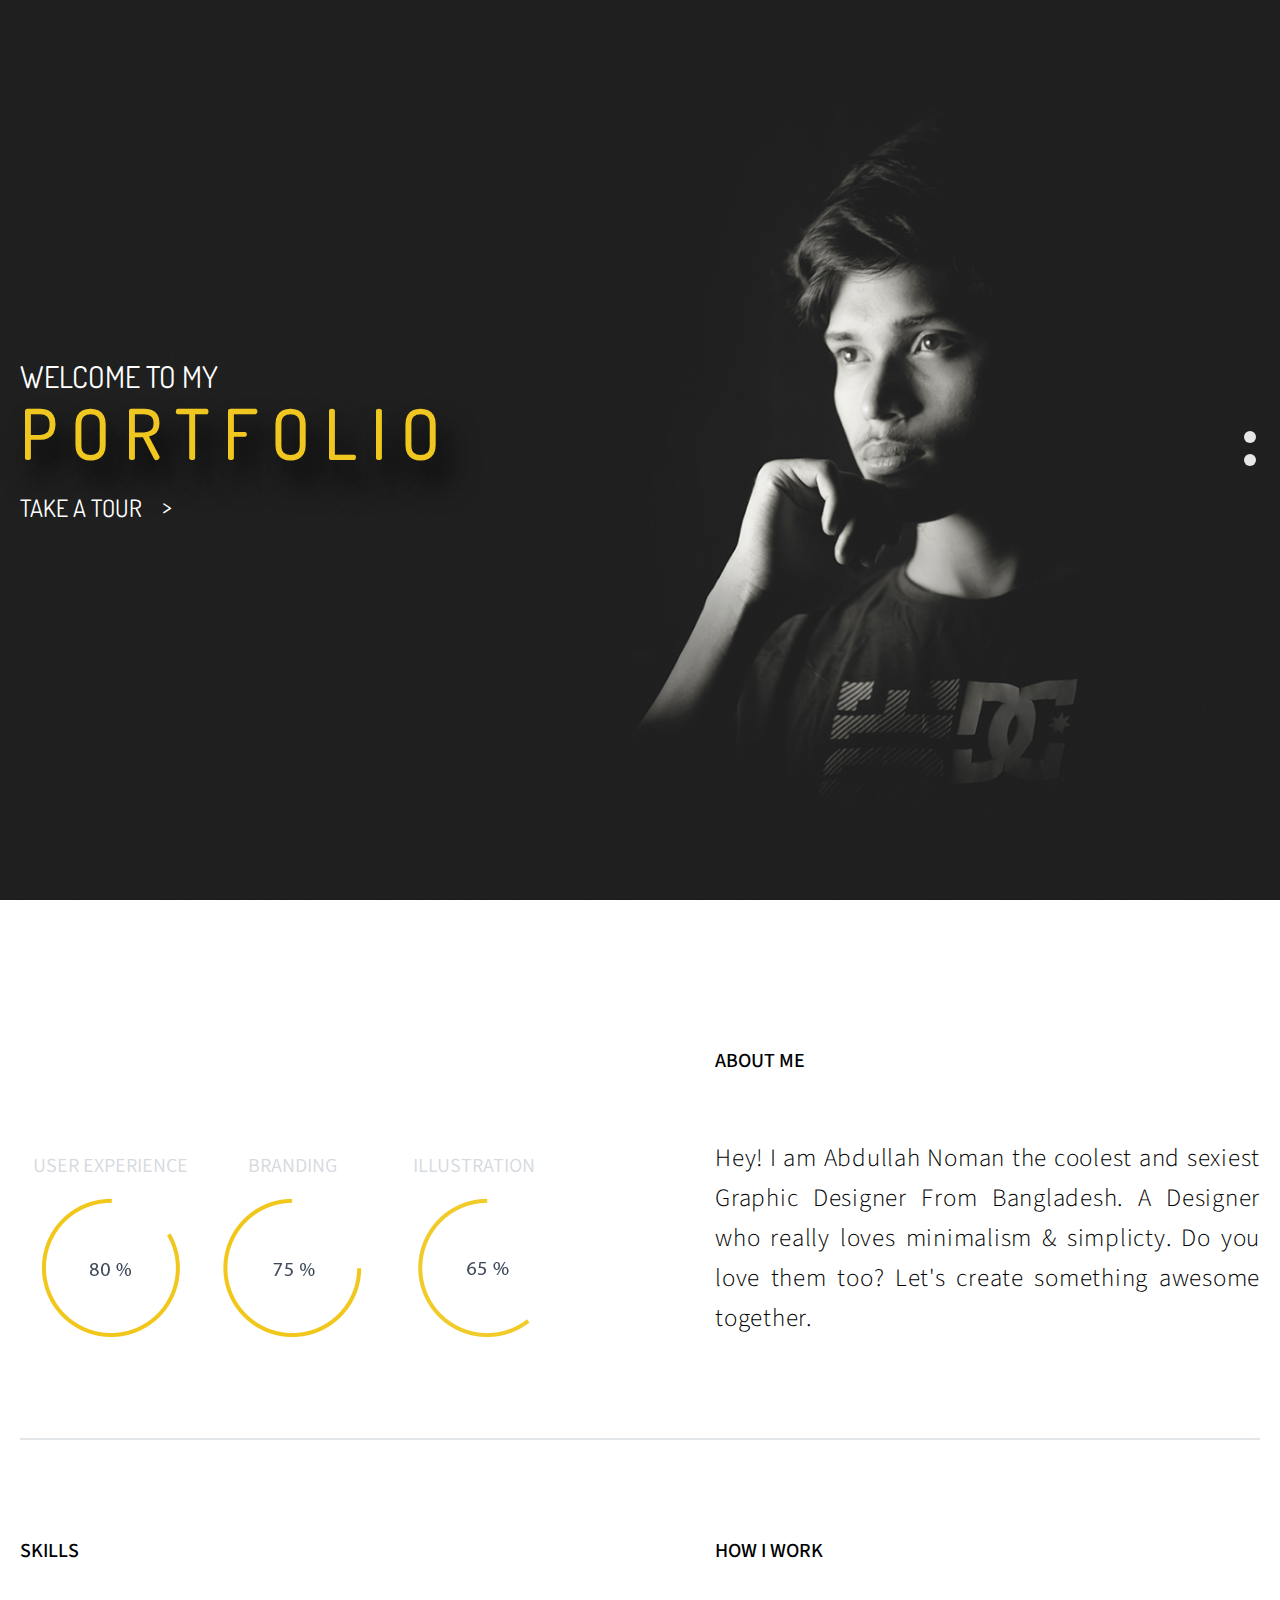
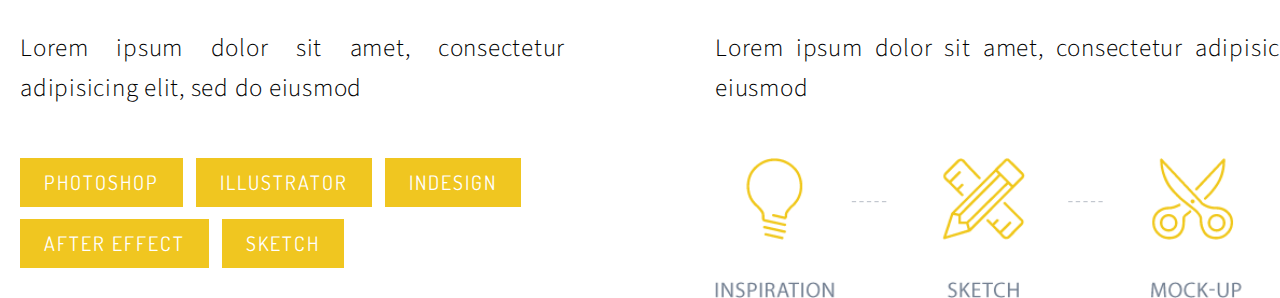
<file: dark-template/index.html>
<!doctype html>
<html lang="fr">
<head>
    <meta charset="UTF-8">
    <meta name="viewport"
          content="width=device-width, user-scalable=no, initial-scale=1.0, maximum-scale=1.0, minimum-scale=1.0">
    <meta http-equiv="X-UA-Compatible" content="ie=edge">
    <title>Dark Template</title>
    <link href="https://fonts.googleapis.com/css?family=Dosis:400,600,700,800|Source+Sans+Pro:300,400,600,700" rel="stylesheet">
    <link rel="stylesheet" href="styles/normalize.css">
    <link rel="stylesheet" href="styles/style.css">
</head>
<body>
<header id="intro" class="header land">
    <div class="container">
        <h1 class="header-title">Welcome to my <span>Portfolio</span></h1>
        <h2 class="header-subtitle"><a href="#aboutMe">Take a tour <span>></span></a></h2>
    </div>
    <nav class="nav">
        <ul class="menu">
            <li><a href="#intro"><span>Intro</span></a></li>
            <li><a href="#aboutMe"><span>About</span></a></li>
        </ul>
    </nav>
</header>
<section id="aboutMe" class="about land">
    <div class="container">
        <div class="skills grid align-items-bottom">
            <div class="col-50">
                <div class="grid">
                    <div class="col-33">
                        <h3>User Experience</h3>
                        <img src="images/ux.png" alt="80%">
                    </div>
                    <div class="col-33">
                        <h3>Branding</h3>
                        <img src="images/branding.png" alt="75%">
                    </div>
                    <div class="col-33">
                        <h3>Illustration</h3>
                        <img src="images/illustration.png" alt="65%">
                    </div>
                </div>
            </div>
            <div class="col-50 description">
                <h2>About me</h2>
                <p>Hey! I am Abdullah Noman the coolest and sexiest Graphic Designer From Bangladesh. A Designer who really loves minimalism & simplicty. Do you love them too? Let's create something awesome together. </p>
            </div>
        </div>
        <hr class="divider">
        <div class="skills grid">
            <div class="col-50 description">
                <h2>Skills</h2>
                <p>Lorem ipsum dolor sit amet, consectetur adipisicing elit, sed do eiusmod </p>
                <div class="buttons">
                    <div class="button">Photoshop</div>
                    <div class="button">Illustrator</div>
                    <div class="button">Indesign</div>
                    <div class="button">After Effect</div>
                    <div class="button">Sketch</div>
                </div>
            </div>
            <div class="col-50 how-i-work description">
                <h2>How I work</h2>
                <p>Lorem ipsum dolor sit amet, consectetur adipisicing elit, sed do eiusmod </p>
                <img src="images/how_i_work.png" alt="Inspiration - Sketch - Mock-up - Prototype">
            </div>
        </div>
    </div>
</section>
</body>
</html>
</file>
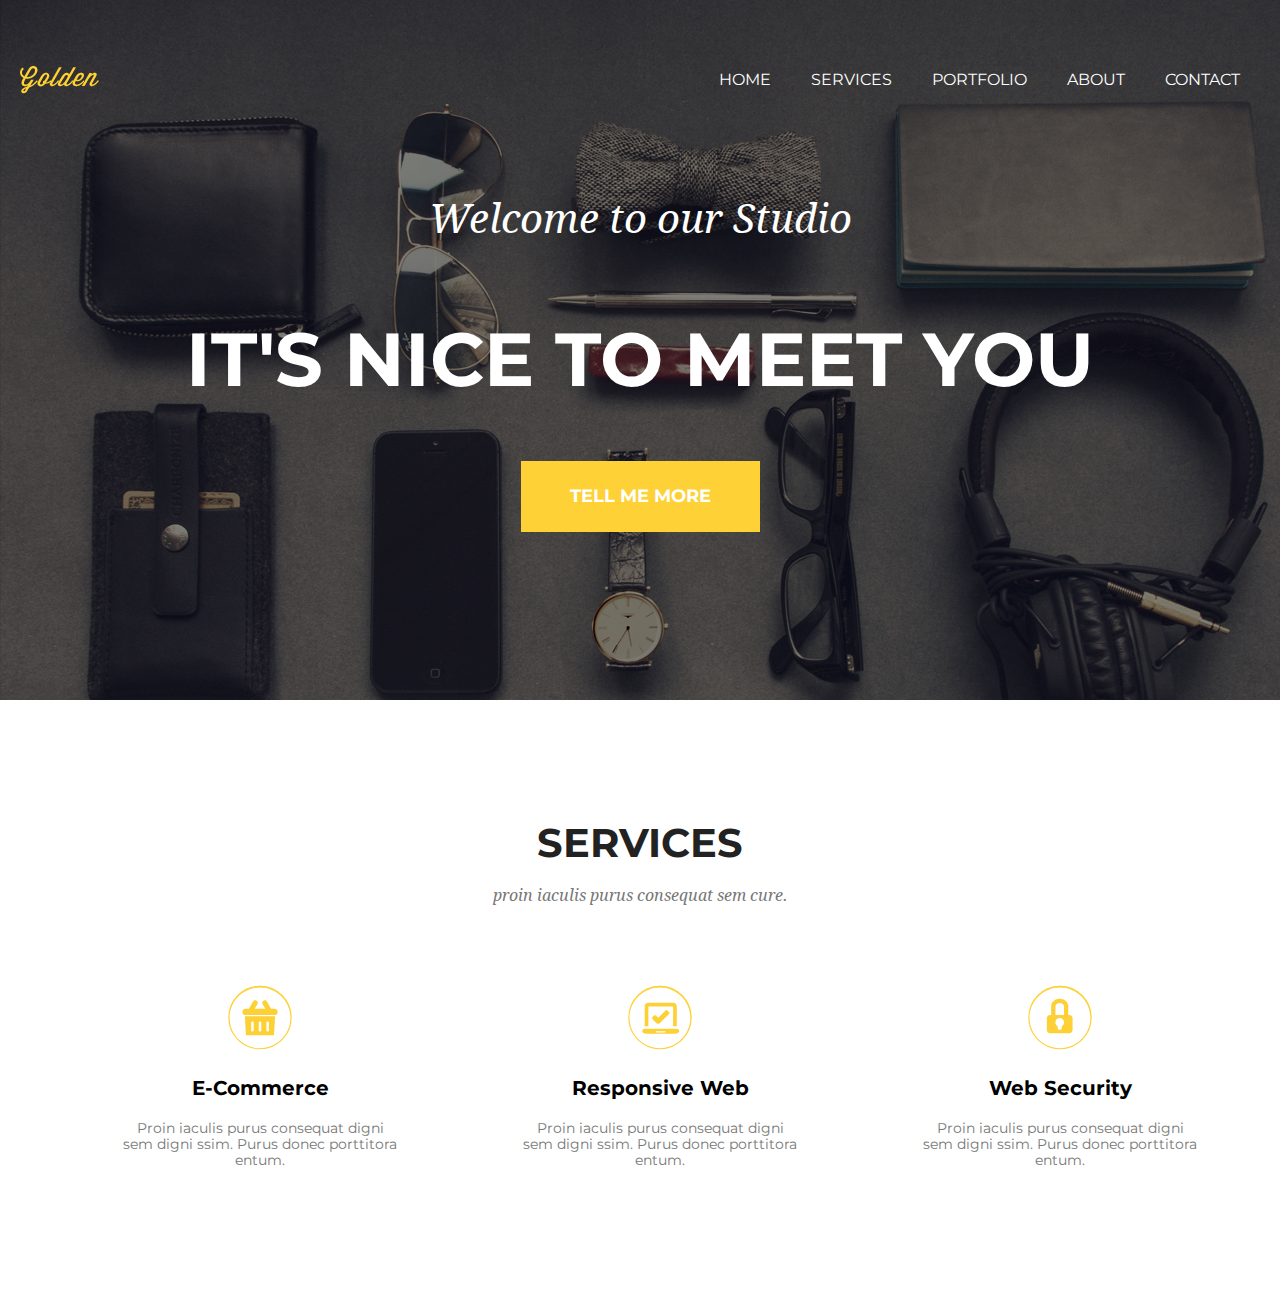
<file: golden-template/index.html>
<!DOCTYPE html>
<html lang="fr">
<head>
	<meta charset="UTF-8">
	<title>Flavien | Portfolio</title>
	<link href="https://fonts.googleapis.com/css?family=Montserrat:400,400i,500,500i,600,600i,700,700i" rel="stylesheet">
	<link rel="stylesheet" href="fonts/droid_serif/droid_serif.css">
	<link rel="stylesheet" href="styles/normalize.css">
	<link rel="stylesheet" href="styles/style.css">
</head>
<body>
	<header class="header">
		<div class="container">
			<div class="top-bar container">
				<a class="brand" href="index.html">
					<img class="logo" src="images/logo.png" alt="">
				</a>
				<nav>
					<ul class="menu">
						<li><a href="index.html">Home</a></li>
						<li><a href="#services">Services</a></li>
						<li><a href="">Portfolio</a></li>
						<li><a href="">About</a></li>
						<li><a href="">Contact</a></li>
					</ul>
				</nav>
			</div>
			<div class="titles">
				<h1 class="page-title">Welcome to our Studio</h1>
				<p class="encourage-title">It's nice to meet you</p>
				<a class="btn btn-primary" href="#services">Tell me more</a>
			</div>
		</div>
	</header>
	<section id="services" class="land services">
		<div class="container">
			<h2 class="land-title">Services</h2>
			<p class="land-subtitle">proin iaculis purus consequat sem cure.</p>
			<ul class="triptych">
				<li class="triptych-item service">
					<img src="images/ecommerce.svg" alt="">
					<h3 class="service-title">E-Commerce</h3>
					<p class="service-body">Proin iaculis purus consequat digni sem digni ssim. Purus donec porttitora entum.</p>
				</li>
				<li class="triptych-item service">
					<img src="images/responsive-web.svg" alt="">
					<h3 class="service-title">Responsive Web</h3>
					<p class="service-body">Proin iaculis purus consequat digni sem digni ssim. Purus donec porttitora entum.</p>
				</li>
				<li class="triptych-item service">
					<img src="images/web-security.svg" alt="">
					<h3 class="service-title">Web Security</h3>
					<p class="service-body">Proin iaculis purus consequat digni sem digni ssim. Purus donec porttitora entum.</p>
				</li>
			</ul>
		</div>
	</section>
</body>
</html>
</file>
<file: dark-template/styles/style.css>
/** GLOBAL **/
* {
    box-sizing: border-box;
}

body {
    font-family: "Source Sans Pro", sans-serif;
}

h1, h2, h3, h4, h5, h6 {
    font-family: "Dosis", sans-serif;
    font-weight: normal;
    margin-top: 0;
}

p {
    margin-top: 0;
    margin-bottom: 0;
}

a {
    text-decoration: none;
}

/** ATOMIC **/
.land {
    height: 100vh;
    padding: 150px 0;
}

.container {
    max-width: 1440px;
    margin: 0 auto;
    padding: 0 20px;
}

.divider {
    border: 1px solid #748092;
    opacity: 0.2;
}

/** GRID */
.grid {
    display: flex;
    margin-left: -75px;
    margin-right: -75px;
}

.grid .grid {
    margin-left: 0;
    margin-right: 0;
}

.align-items-center {
    align-items: center;
}

.align-items-bottom {
    align-items: flex-end;
}

.grid [class*="col-"] {
    padding-left: 75px;
    padding-right: 75px;
}

.grid .grid [class*="col-"] {
    padding-left: 0;
    padding-right: 0;
}

.col-33 {
    flex: 0 0 calc(100%/3);
}

.col-50 {
    flex: 0 0 50%;
}

/** HEADER **/
.header {
    background: #000 url(../images/header-background.png) no-repeat center center;
    background-size: cover;
    display: flex;
    flex-direction: column;
    justify-content: center;
    color: #ffffff;
    text-transform: uppercase;
}

.header .container {
    width: 100%;
}

.header-title {
    font-size: 30px;
}

.header-title span {
    display: block;
    color: #f0c620;
    font-size: 70px;
    font-weight: 500;
    letter-spacing: .20em;
    text-shadow: 12px 22px 20px rgba(0, 0, 0, 0.45), 12px 22px 30px rgba(0, 0, 0, 0.75);
}

.header .header-subtitle span {
    display: inline-block;
    vertical-align: top;
    margin-top: -2px;
    margin-left: 15px;
}

.header a {
    color: #ffffff;
}

/** NAV **/
.nav {
    position: fixed;
    right: 20px;
    top: 50%;
    transform: translateY(-50%);
}

/** ABOUT */
.about h2,
.about .skills h3 {
    font-family: "Source Sans Pro", sans-serif;
    text-transform: uppercase;
}

.about .skills  h3 {
    color:  rgba(116, 128, 146, 0.3);
    font-size: 20px;
    text-align: center;
}

.about .skills img {
    display: block;
    height: 140px;
    margin: 0 auto;
}

.about .description h2 {
    font-size: 20px;
    font-weight: 500;
    margin-bottom: 65px;
}

.about .description p {
    font-size: 25px;
    font-weight: 300;
    letter-spacing: 0.75px;
    line-height: 40px;
    text-align: justify;
}

.about hr {
    margin-top: 100px;
    margin-bottom: 100px;
}

.about .buttons {
    margin-top: 50px;
}

.about .how-i-work img {
    margin-top: 50px;
}

/** BUTTONS */
.buttons .button {
    display: inline-block;
    margin-right: 10px;
    margin-bottom: 12px;
}

.button {
    font-family: Dosis, sans-serif;
    font-size: 20px;
    color: #ffffff;
    background-color: #f0c620;
    padding: 13px 24px;
    text-transform: uppercase;
    letter-spacing: .1em;
}

/** MENU */
ul.menu {
    margin-left: 0;
    padding-left: 0;
    list-style: none;
}

.menu li a {
    display: block;
    margin-top: 5px;
    margin-bottom: 5px;
    position: relative;
    width: 20px;
    text-align: center;
    color:  #e7e7e7;
}

.menu li a span {
    position: absolute;
    left: 9999px;
    top: 50%;
    transform: translate(0, -50%);
}

.menu li a:hover span {
    left: auto;
    right: 0;
    padding-right: 30px;
    color: #f0c620;
}

.menu li a:hover:after {
    background-color: #f0c620;
}

.menu li a:after {
    position: relative;
    content: "";
    display: inline-block;
    vertical-align: center;
    border-radius: 50%;
    background-color:  #e7e7e7;
    width: 12px;
    height: 12px;
    transition: background-color .25s ease-in-out;
}
</file>
<file: golden-template/fonts/droid_serif/droid_serif.css>
@font-face {
    font-family: 'Droid Serif';
    src: url('droidserif_bold_macroman/DroidSerif-Bold-webfont.eot');
    src: url('droidserif_bold_macroman/DroidSerif-Bold-webfont.eot?#iefix') format('embedded-opentype'),
         url('droidserif_bold_macroman/DroidSerif-Bold-webfont.woff') format('woff'),
         url('droidserif_bold_macroman/DroidSerif-Bold-webfont.ttf') format('truetype'),
         url('droidserif_bold_macroman/DroidSerif-Bold-webfont.svg#droid_serifbold') format('svg');
    font-weight: bold;
    font-style: normal;
}

@font-face {
    font-family: 'Droid Serif';
    src: url('droidserif_bolditalic_macroman/DroidSerif-BoldItalic-webfont.eot');
    src: url('droidserif_bolditalic_macroman/DroidSerif-BoldItalic-webfont.eot?#iefix') format('embedded-opentype'),
    url('droidserif_bolditalic_macroman/DroidSerif-BoldItalic-webfont.woff') format('woff'),
    url('droidserif_bolditalic_macroman/DroidSerif-BoldItalic-webfont.ttf') format('truetype'),
    url('droidserif_bolditalic_macroman/DroidSerif-BoldItalic-webfont.svg#droid_serifbold_italic') format('svg');
    font-weight: bold;
    font-style: italic;
}

@font-face {
    font-family: 'Droid Serif';
    src: url('droidserif_italic_macroman/DroidSerif-Italic-webfont.eot');
    src: url('droidserif_italic_macroman/DroidSerif-Italic-webfont.eot?#iefix') format('embedded-opentype'),
    url('droidserif_italic_macroman/DroidSerif-Italic-webfont.woff') format('woff'),
    url('droidserif_italic_macroman/DroidSerif-Italic-webfont.ttf') format('truetype'),
    url('droidserif_italic_macroman/DroidSerif-Italic-webfont.svg#droid_serifitalic') format('svg');
    font-weight: normal;
    font-style: italic;
}

@font-face {
    font-family: 'Droid Serif';
    src: url('droidserif_regular_macroman/DroidSerif-Regular-webfont.eot');
    src: url('droidserif_regular_macroman/DroidSerif-Regular-webfont.eot?#iefix') format('embedded-opentype'),
    url('droidserif_regular_macroman/DroidSerif-Regular-webfont.woff') format('woff'),
    url('droidserif_regular_macroman/DroidSerif-Regular-webfont.ttf') format('truetype'),
    url('droidserif_regular_macroman/DroidSerif-Regular-webfont.svg#droid_serifregular') format('svg');
    font-weight: normal;
    font-style: normal;
}
</file>
<file: golden-template/styles/style.css>
/********
* GLOBAL
********/
body {
	font-family: Montserrat, serif;
	font-size: 16px;
}

h1, h2, h3, h4, h5, h6 {
	font-family: "Droid Serif", sans-serif;
}

/********
* HEADER
********/
.header {
	height: 700px;
	background: url(../images/backgroung-header.png) no-repeat;
	background-size: cover;
	position: relative;
	display: flex;
	flex-direction: column;
	justify-content: center;
}

.header:before {
	content: "";
	position: absolute;
	top: 0;
	left: 0;
	right: 0;
	bottom: 0;
	background-color: rgba(0, 0, 0, .5);
	z-index: 0;
}

.container {
	max-width: 1440px;
	padding-left: 20px;
	padding-right: 20px;
	margin: 0 auto;
	z-index: 1;
}

.top-bar {
	position: absolute;
	top: 0;
	left: 0;
	right: 0;
	display: flex;
	justify-content: space-between;
	align-items: center;
}

.brand, .logo {
	width: 79px;
	height: 28px;
}

.titles {
	text-align: center;
	color: #ffffff;
}

.titles .page-title {
	font-size: 40px;
	font-style: italic;
	text-align: center;
	font-weight: normal;
	margin-bottom: 50px;
}

.titles .encourage-title {
	font-size: 75px;
	font-weight: 700;
	text-transform: uppercase;
	margin-bottom: 59px;
}

.titles  .btn {
	display: inline-block;
}

/********
* MENU
********/

.menu {
	display: flex;
	list-style-type: none;
}

.menu li a {
	display: block;
	padding: 55px 20px;
	color:  #ffffff;
	text-transform: uppercase;
	text-decoration: none;
	transition: background-color .25s ease-in-out;
}

.menu li a:hover {
	background-color: rgba(255, 255, 255, .35);
}

/********
* SERVICES
********/

.services {
}

.service {
	text-align: center;
}

.service img {
	width: 68px;
	height: 68px;
}

.service .service-title {
	font-family: Montserrat, serif;
	font-size: 20px;
	font-weight: 700;
	margin: 20px 0;
}

.service .service-body {
	color:  #777777;
	font-size: 14px;
	font-weight: 400;
	max-width: 274px;
	margin: 0 auto;
}

/**********
COMPONENTS
**********/

/** LAND **/
.land {
	padding-top: 120px;
	padding-bottom: 120px;
}

.land-title {
	color:  #222222;
	font-family: Montserrat, serif;
	font-size: 40px;
	font-weight: 700;
	text-align: center;
	margin: 0 0 20px 0;
	text-transform: uppercase;
}

.land-subtitle {
	font-family: "Droid Serif", serif;
	color:  #777777;
	font-style: italic;
	text-align: center;
	margin-bottom: 80px;
}

/** BUTTON **/
.btn {
	font-size: 18px;
	font-weight: bold;
	text-align: center;
	padding: 25px 49px;
	text-transform: uppercase;
}

a.btn {
	text-decoration: none;
}

.btn-primary {
	background-color: #fed136;
}

.btn-primary, a.btn-primary {
	color: #ffffff;
}

/** TRIPTYCH **/
.triptych {
	display: flex;
}

.triptych .triptych-item {
	flex: 0 0 calc(100%/3);
}

ul.triptych {
	list-style-type: none;
}
</file>
